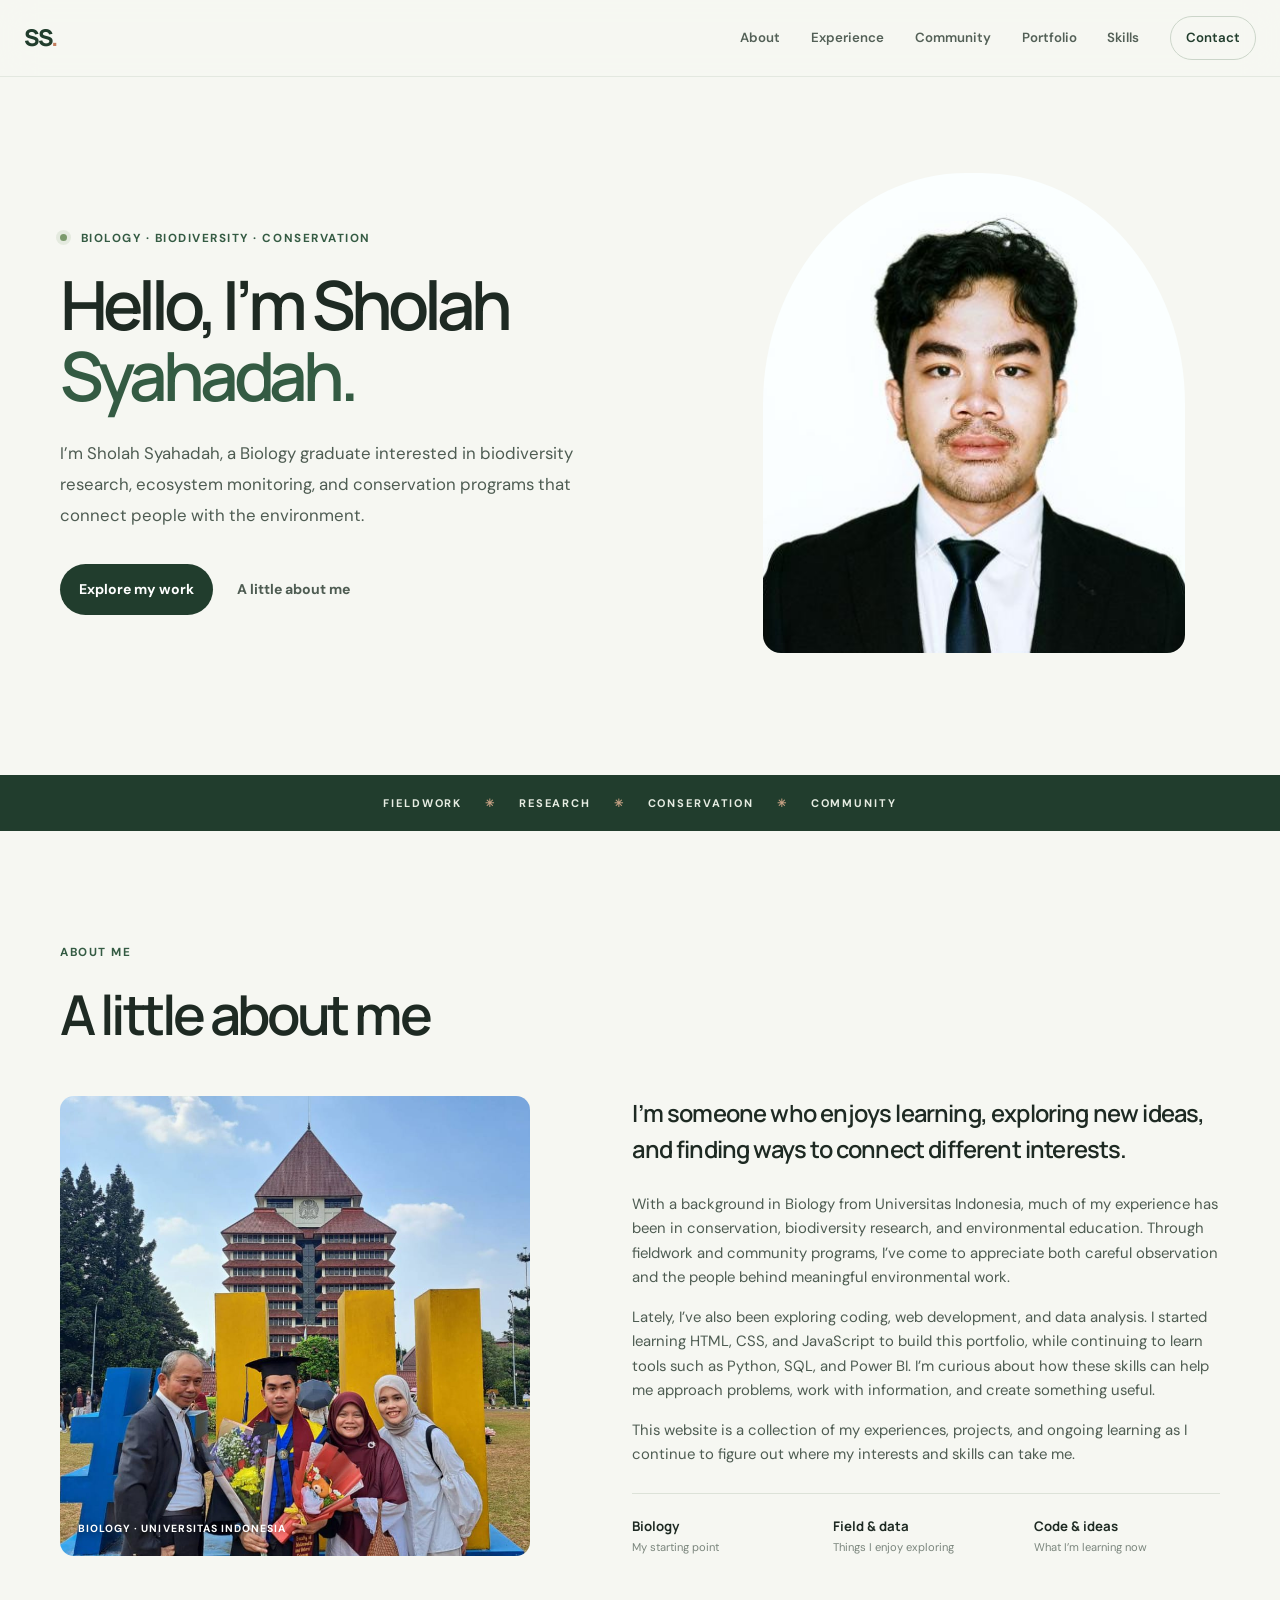
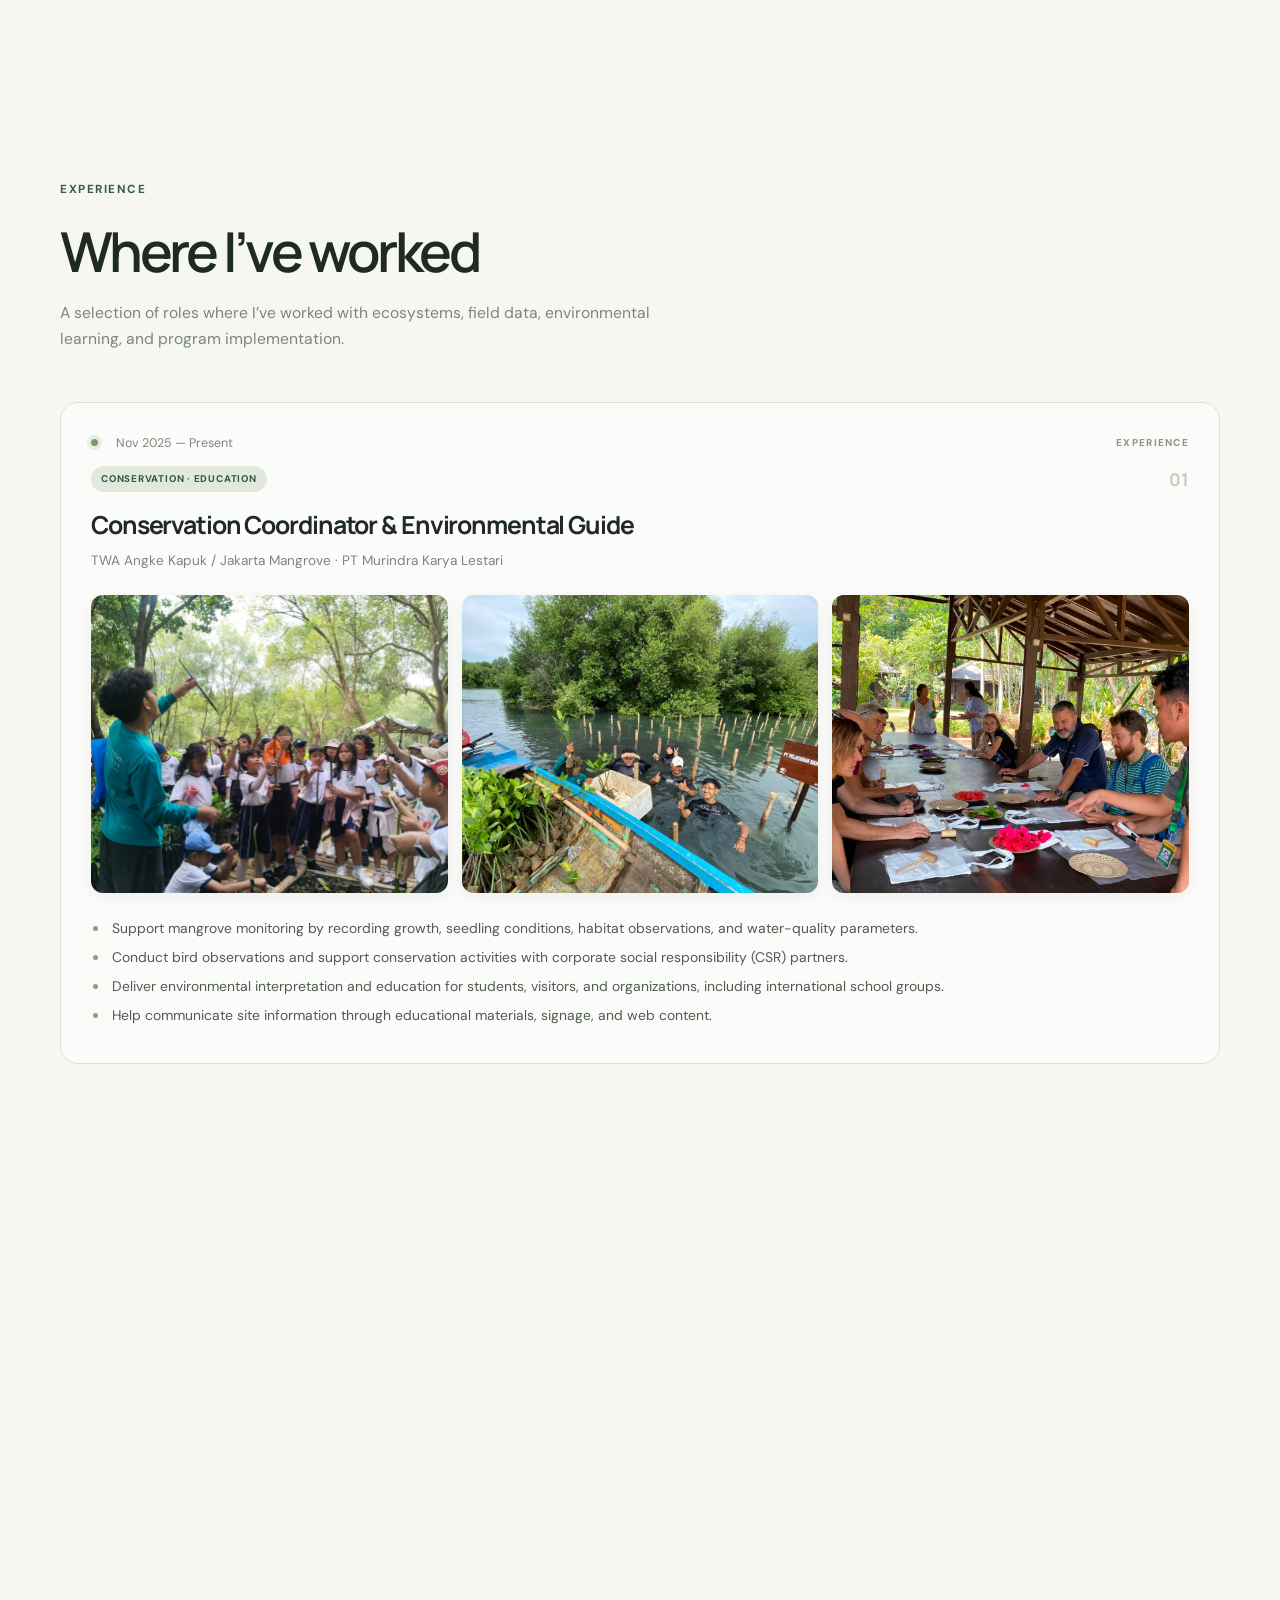
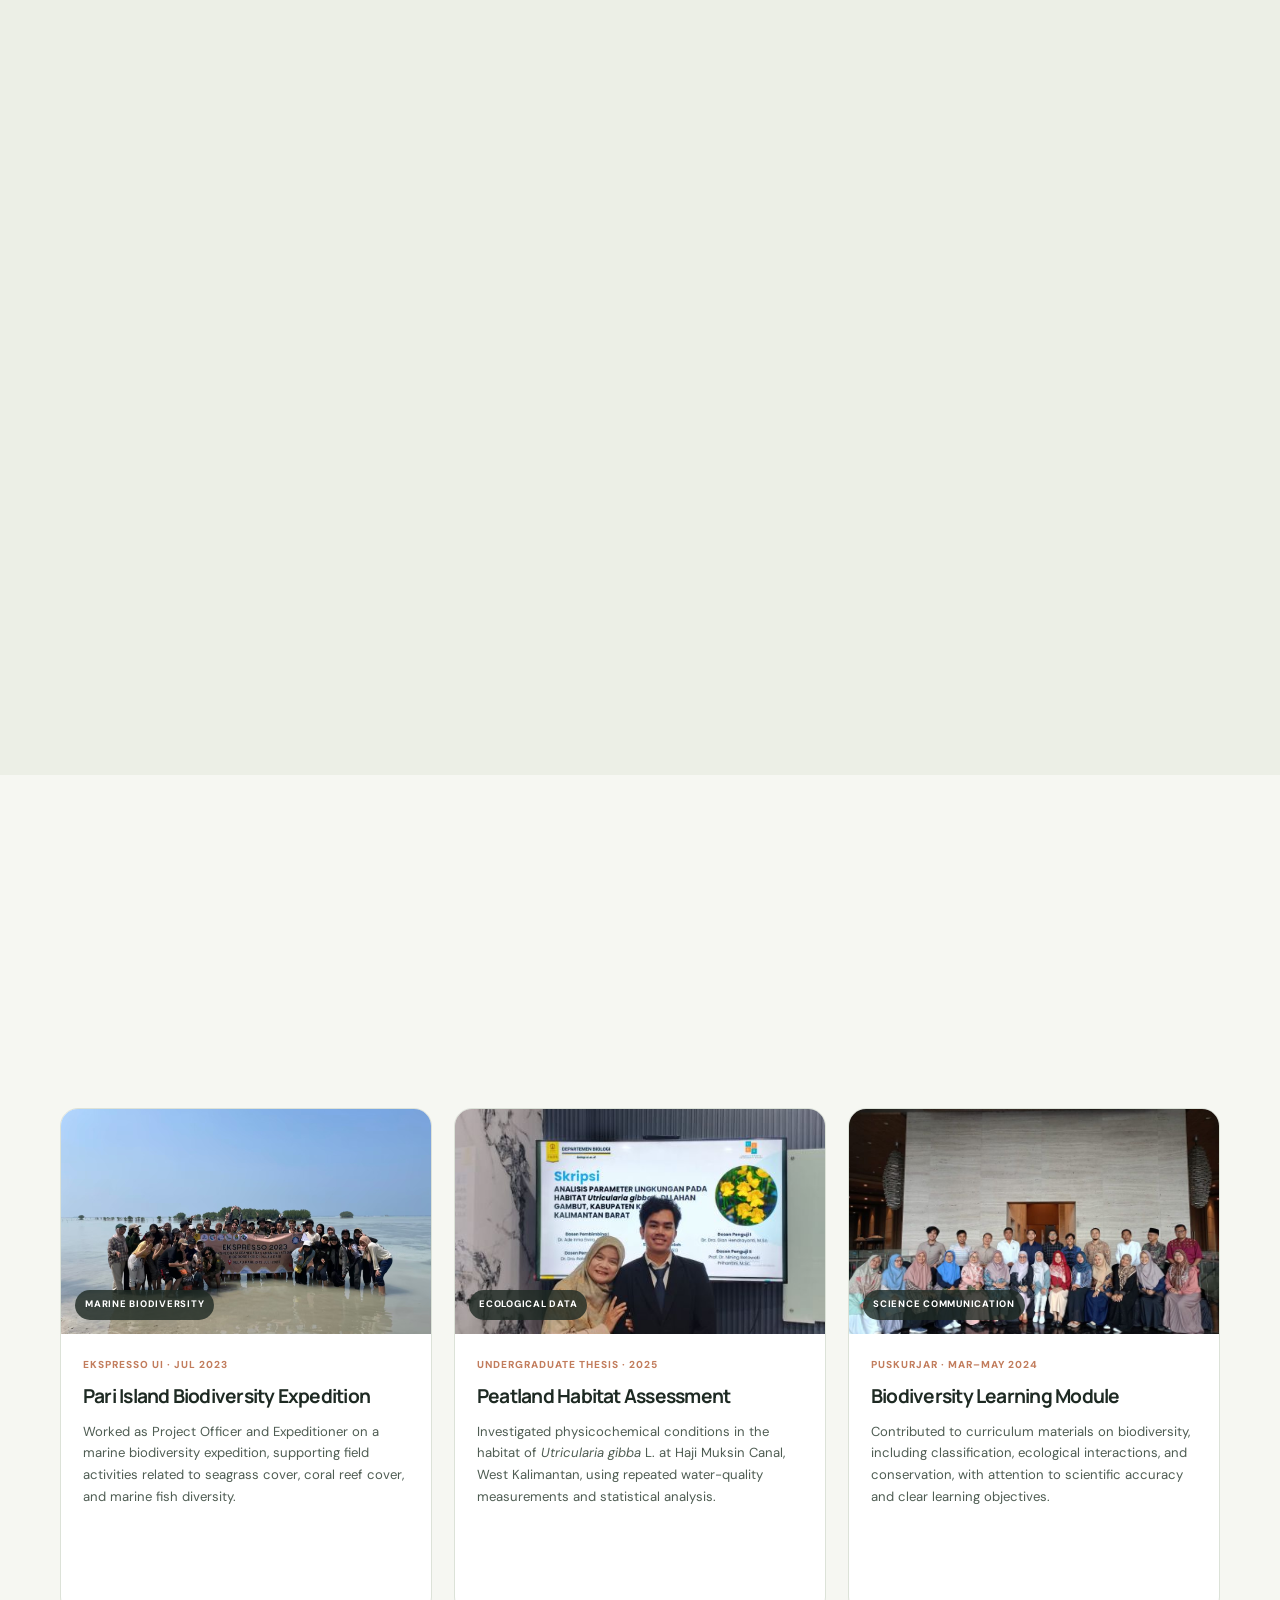
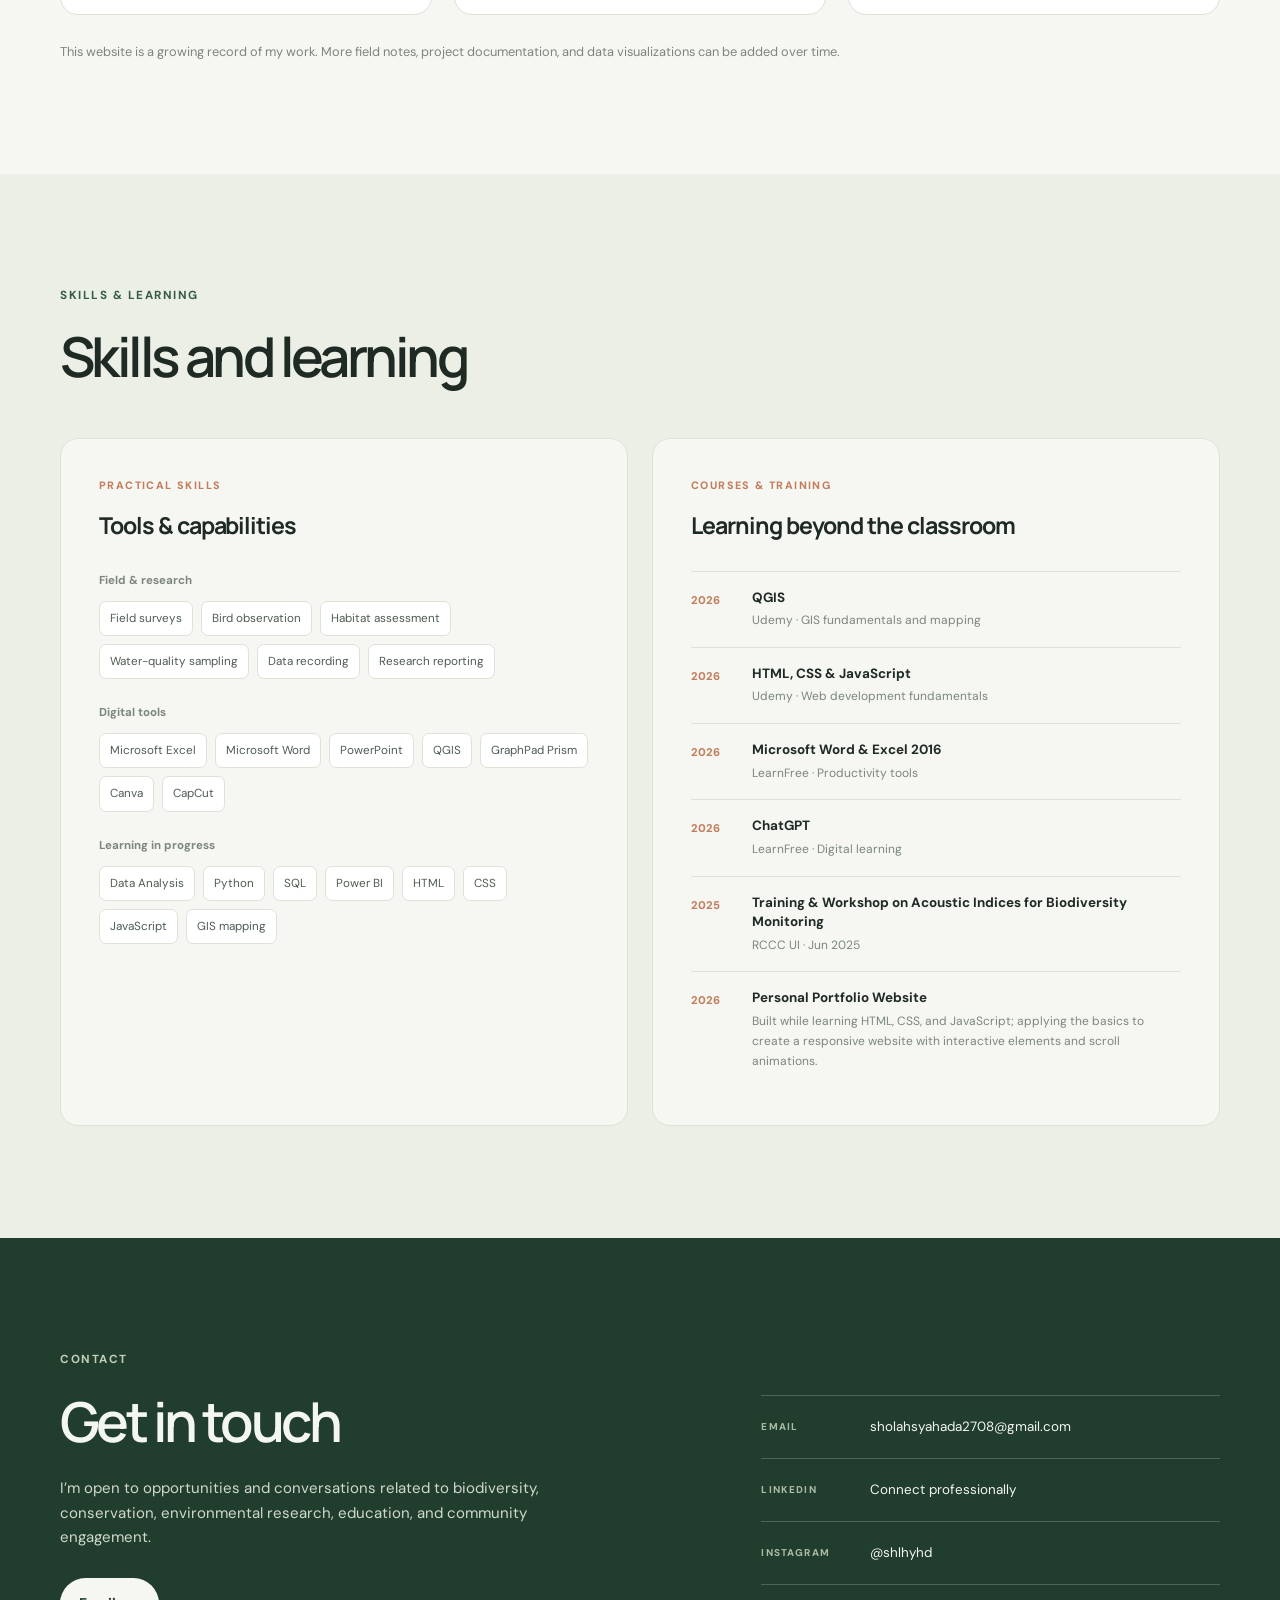
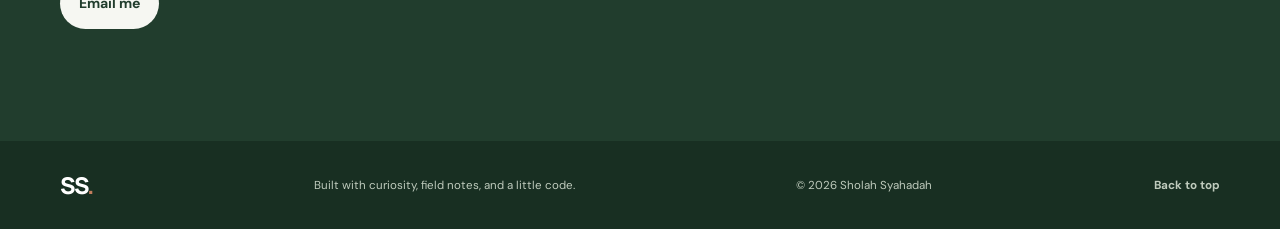
<file: index.html>
<!doctype html>
<html lang="en">
  <head>
    <meta charset="UTF-8" />
    <meta name="viewport" content="width=device-width, initial-scale=1.0" />
    <meta name="theme-color" content="#f6f7f2" />
    <meta
      name="description"
      content="Sholah Syahadah — Biology graduate working across biodiversity research, conservation, environmental education, and community engagement."
    />
    <title>Sholah Syahadah | Conservation & Biodiversity</title>
    <link rel="preconnect" href="https://fonts.googleapis.com" />
    <link rel="preconnect" href="https://fonts.gstatic.com" crossorigin />
    <link
      href="https://fonts.googleapis.com/css2?family=DM+Sans:wght@400;500;600;700&family=Manrope:wght@400;500;600;700;800&display=swap"
      rel="stylesheet"
    />
    <link rel="stylesheet" href="style.css" />
    <script src="script.js" defer></script>
  </head>
  <body>
    <a class="skip-link" href="#main">Skip to content</a>

    <header class="site-header" id="top">
      <div class="nav-wrap">
        <a class="brand" href="#top" aria-label="Sholah Syahadah home"
          >SS<span>.</span></a
        >
        <button
          class="menu-toggle"
          type="button"
          aria-label="Open navigation menu"
          aria-expanded="false"
          aria-controls="primary-nav"
        >
          <span></span><span></span>
        </button>
        <nav class="primary-nav" id="primary-nav" aria-label="Main navigation">
          <a href="#about">About</a>
          <a href="#experience">Experience</a>
          <a href="#community">Community</a>
          <a href="#portfolio">Portfolio</a>
          <a href="#learning">Skills</a>
          <a class="nav-contact" href="#contact">Contact</a>
        </nav>
      </div>
    </header>

    <main id="main">
      <section class="hero section-shell">
        <div class="hero-copy reveal">
          <p class="eyebrow">
            <span class="status-dot"></span> Biology · Biodiversity ·
            Conservation
          </p>
          <h1>Hello, I’m Sholah<br /><span>Syahadah.</span></h1>
          <p class="hero-intro">
            I’m Sholah Syahadah, a Biology graduate interested in biodiversity
            research, ecosystem monitoring, and conservation programs that
            connect people with the environment.
          </p>
          <div class="hero-actions">
            <a class="button button-dark" href="#portfolio">Explore my work</a>
            <a class="text-link" href="#about">A little about me</a>
          </div>
        </div>
        <div class="hero-visual reveal reveal-delay">
          <div class="portrait-frame">
            <img
              src="images/foto-diri-sendiri.jpeg"
              alt="Portrait of Sholah Syahadah"
              class="hero-photo"
            />
            <div class="image-placeholder">
              <span class="placeholder-icon">＋</span>
              <strong>Add your portrait</strong>
              <span>images/foto-diri-sendiri.jpeg</span>
            </div>
          </div>
        </div>
      </section>

      <section class="intro-strip">
        <div class="section-shell strip-inner">
          <p>
            FIELDWORK <span>✳</span> RESEARCH <span>✳</span> CONSERVATION
            <span>✳</span> COMMUNITY
          </p>
        </div>
      </section>

      <section class="section-shell section-pad about-section" id="about">
        <div class="section-heading reveal">
          <p class="eyebrow">About Me</p>
          <h2>A little about me</h2>
        </div>
        <div class="about-grid">
          <div class="about-image-wrap reveal">
            <img
              src="images/foto-wisuda.jpeg"
              alt="A photo from Sholah's academic journey"
              loading="lazy"
            />
            <div class="image-placeholder">
              <span class="placeholder-icon">＋</span>
              <strong>Add a graduation or campus photo</strong>
              <span>images/graduation.jpg</span>
            </div>
            <span class="image-index">BIOLOGY · UNIVERSITAS INDONESIA</span>
          </div>
          <div class="about-copy reveal reveal-delay">
            <p class="large-copy">
              I’m someone who enjoys learning, exploring new ideas, and finding
              ways to connect different interests.
            </p>
            <p>
              With a background in Biology from Universitas Indonesia, much of
              my experience has been in conservation, biodiversity research, and
              environmental education. Through fieldwork and community programs,
              I’ve come to appreciate both careful observation and the people
              behind meaningful environmental work.
            </p>
            <p>
              Lately, I’ve also been exploring coding, web development, and data
              analysis. I started learning HTML, CSS, and JavaScript to build
              this portfolio, while continuing to learn tools such as Python,
              SQL, and Power BI. I’m curious about how these skills can help me
              approach problems, work with information, and create something
              useful.
            </p>
            <p>
              This website is a collection of my experiences, projects, and
              ongoing learning as I continue to figure out where my interests
              and skills can take me.
            </p>
            <div class="about-facts">
              <div><strong>Biology</strong><span>My starting point</span></div>
              <div>
                <strong>Field & data</strong
                ><span>Things I enjoy exploring</span>
              </div>
              <div>
                <strong>Code & ideas</strong><span>What I’m learning now</span>
              </div>
            </div>
          </div>
        </div>
      </section>

      <section class="section-shell section-pad" id="experience">
        <div class="section-heading reveal">
          <p class="eyebrow">Experience</p>
          <h2>Where I’ve worked</h2>
          <p class="section-lead">
            A selection of roles where I’ve worked with ecosystems, field data,
            environmental learning, and program implementation.
          </p>
        </div>

        <div class="experience-list">
          <article class="experience-card hover-card reveal">
            <div class="experience-content">
              <div class="experience-meta">
                <div class="experience-date">
                  <span class="date-dot"></span><span>Nov 2025 — Present</span>
                </div>
                <span class="experience-meta-label">EXPERIENCE</span>
              </div>

              <div class="experience-topline">
                <span class="tag">CONSERVATION · EDUCATION</span
                ><span class="card-number">01</span>
              </div>
              <h3>Conservation Coordinator & Environmental Guide</h3>
              <p class="organization">
                TWA Angke Kapuk / Jakarta Mangrove · PT Murindra Karya Lestari
              </p>
              <div class="experience-gallery">
                <figure class="experience-photo image-frame">
                  <img
                    src="images/TWA-1.jpeg"
                    alt="Mangrove conservation activity at TWA Angke Kapuk"
                    loading="lazy"
                  />
                  <div class="image-placeholder">
                    <span class="placeholder-icon">＋</span
                    ><strong>Conservation activity</strong
                    ><span>Add your photo · twa-angke-kapuk.jpg</span>
                  </div>
                  <figcaption></figcaption>
                </figure>
                <figure class="experience-photo image-frame">
                  <img
                    src="images/TWA-2.jpeg"
                    alt="Mangrove monitoring at TWA Angke Kapuk"
                    loading="lazy"
                  />
                  <div class="image-placeholder">
                    <span class="placeholder-icon">＋</span
                    ><strong>Mangrove monitoring</strong
                    ><span>Add your photo · twa-mangrove-monitoring.jpg</span>
                  </div>
                  <figcaption></figcaption>
                </figure>
                <figure class="experience-photo image-frame">
                  <img
                    src="images/TWA-3.jpeg"
                    alt="Environmental education at TWA Angke Kapuk"
                    loading="lazy"
                  />
                  <div class="image-placeholder">
                    <span class="placeholder-icon">＋</span
                    ><strong>Environmental education</strong
                    ><span
                      >Add your photo · twa-environmental-education.jpg</span
                    >
                  </div>
                  <figcaption></figcaption>
                </figure>
              </div>
              <ul class="clean-list">
                <li>
                  Support mangrove monitoring by recording growth, seedling
                  conditions, habitat observations, and water-quality
                  parameters.
                </li>
                <li>
                  Conduct bird observations and support conservation activities
                  with corporate social responsibility (CSR) partners.
                </li>
                <li>
                  Deliver environmental interpretation and education for
                  students, visitors, and organizations, including international
                  school groups.
                </li>
                <li>
                  Help communicate site information through educational
                  materials, signage, and web content.
                </li>
              </ul>
            </div>
          </article>

          <article class="experience-card hover-card reveal">
            <div class="experience-content">
              <div class="experience-meta">
                <div class="experience-date">
                  <span class="date-dot"></span><span>Jul — Aug 2025</span>
                </div>
                <span class="experience-meta-label">EXPERIENCE</span>
              </div>

              <div class="experience-topline">
                <span class="tag">BIODIVERSITY RESEARCH</span
                ><span class="card-number">02</span>
              </div>
              <h3>Biodiversity Research Intern</h3>
              <p class="organization">
                PT Agincourt Resources / RCCC UI · South Tapanuli, North Sumatra
              </p>
              <div class="experience-gallery">
                <figure class="experience-photo image-frame">
                  <img
                    src="images/RCCC-UI-1.jpg"
                    alt="Hornbill biodiversity survey near PT Agincourt Resources"
                    loading="lazy"
                  />
                  <div class="image-placeholder">
                    <span class="placeholder-icon">＋</span
                    ><strong>Forest survey</strong
                    ><span>Add your photo · agincourt-hornbill-survey.jpg</span>
                  </div>
                  <figcaption></figcaption>
                </figure>
                <figure class="experience-photo image-frame">
                  <img
                    src="images/RCCC UI-3.jpeg"
                    alt="Forest fieldwork during hornbill survey"
                    loading="lazy"
                  />
                  <div class="image-placeholder">
                    <span class="placeholder-icon">＋</span
                    ><strong>Field observations</strong
                  </div>
                  <figcaption></figcaption>
                </figure>
                <figure class="experience-photo image-frame">
                  <img
                    src="images/RCCC-UI-2.jpg"
                    alt="Hornbill observation during biodiversity research"
                    loading="lazy"
                  />
                  <div class="image-placeholder">
                    <span class="placeholder-icon">＋</span
                    ><strong>Hornbill research</strong
                    ><span
                      >Add your photo · agincourt-hornbill-observation.jpg</span
                    >
                  </div>
                  <figcaption></figcaption>
                </figure>
              </div>
              <ul class="clean-list">
                <li>
                  Conducted hornbill diversity surveys in conserved forest areas
                  near PT Agincourt Resources’ gold mining operations using the
                  point-count method across five survey routes.
                </li>
                <li>
                  Recorded hornbill observations and survey data, including
                  encounter details and potential nesting trees.
                </li>
                <li>
                  Documented habitat features and potential nesting sites to
                  support the study of hornbill ecology in the survey area.
                </li>
                <li>
                  Organized field records and contributed to research
                  documentation and reporting.
                </li>
              </ul>
              <p class="caution-note">
                Research experience in forest biodiversity surveys near a mining
                area; not a direct assessment of mining impacts.
              </p>
            </div>
          </article>

          <article class="experience-card hover-card reveal">
            <div class="experience-content">
              <div class="experience-meta">
                <div class="experience-date">
                  <span class="date-dot"></span><span>Feb 2024 — Jun 2025</span>
                </div>
                <span class="experience-meta-label">EXPERIENCE</span>
              </div>

              <div class="experience-topline">
                <span class="tag">LABORATORY · DATA</span
                ><span class="card-number">03</span>
              </div>
              <h3>Laboratory Assistant</h3>
              <p class="organization">
                Department of Biology, Universitas Indonesia
              </p>
              <div class="experience-gallery">
                <figure class="experience-photo image-frame">
                  <img
                    src="images/Aslab-1.jpeg"
                    alt="Biology laboratory activities at Universitas Indonesia"
                    loading="lazy"
                  />
                  <div class="image-placeholder">
                    <span class="placeholder-icon">＋</span
                    ><strong>Laboratory practical</strong
                    ><span>Add your photo · ui-laboratory-assistant.jpg</span>
                  </div>
                  <figcaption></figcaption>
                </figure>
                <figure class="experience-photo image-frame">
                  <img
                    src="images/Aslab-2.jpeg"
                    alt="Laboratory practical at Universitas Indonesia"
                    loading="lazy"
                  />
                  <div class="image-placeholder">
                    <span class="placeholder-icon">＋</span
                    ><strong>Student guidance</strong
                    ><span>Add your photo · ui-lab-practical.jpg</span>
                  </div>
                  <figcaption></figcaption>
                </figure>
                <figure class="experience-photo image-frame">
                  <img
                    src="images/Aslab-3.jpeg"
                    alt="Laboratory preparation at Universitas Indonesia"
                    loading="lazy"
                  />
                  <div class="image-placeholder">
                    <span class="placeholder-icon">＋</span
                    ><strong>Lab preparation</strong
                    ><span>Add your photo · ui-lab-preparation.jpg</span>
                  </div>
                  <figcaption></figcaption>
                </figure>
              </div>
              <ul class="clean-list">
                <li>
                  Supported practical sessions in Animal Structure, Animal
                  Diversity, Animal Physiology, and Ecology.
                </li>
                <li>
                  Assisted with laboratory preparation, student guidance, sample
                  handling, and water and blood sampling activities.
                </li>
                <li>
                  Coordinated assistant schedules, task allocation, preparation,
                  and documentation with instructors and fellow assistants.
                </li>
              </ul>
            </div>
          </article>
        </div>
      </section>

      <section class="community-section" id="community">
        <div class="section-shell section-pad">
          <div class="section-heading reveal">
            <p class="eyebrow">Community & Volunteering</p>
            <h2>Community and environmental programs</h2>
            <p class="section-lead">
              I’ve supported learning and community programs that bring
              environmental topics closer to students and local communities.
            </p>
          </div>

          <div class="program-grid">
            <article class="program-card hover-card reveal">
              <div class="program-image">
                <img
                  src="images/Kegiatan-djarum-1.JPG"
                  alt="Student experiential learning program at a mangrove site"
                  loading="lazy"
                />
                <div class="image-placeholder">
                  <span class="placeholder-icon">＋</span
                  ><strong>Add program photo</strong
                  ><span>images/djarum-program.jpg</span>
                </div>
                <span class="program-year">2026</span>
              </div>
              <div class="program-body">
                <p class="card-kicker">PROGRAM COORDINATION</p>
                <h3>Djarum Foundation Experiential Learning Program</h3>
                <p class="program-role">Program Coordinator · Jun–Jul 2026</p>
                <p>
                  Coordinated a two-day mangrove learning program for high
                  school students, including biodiversity and waste observation
                  teams, planting activities, and nature-based learning
                  sessions.
                </p>
              </div>
            </article>

            <article class="program-card hover-card reveal">
              <div class="program-image">
                <img
                  src="images/Eksplora.jpeg"
                  alt="Environmental education activity with students"
                  loading="lazy"
                />
                <div class="image-placeholder">
                  <span class="placeholder-icon">＋</span
                  ><strong>Add program photo</strong
                  ><span>images/explora-eco-edu.jpg</span>
                </div>
                <span class="program-year">2024</span>
              </div>
              <div class="program-body">
                <p class="card-kicker">ENVIRONMENTAL EDUCATION</p>
                <h3>Eksplora Eco Edu Trip</h3>
                <p class="program-role">Education Mentor · Aug 2024</p>
                <p>
                  Guided high school students through experiential learning
                  about mangrove, seagrass, and coral reef ecosystems on Pramuka
                  Island.
                </p>
              </div>
            </article>

            <article class="program-card hover-card reveal">
              <div class="program-image">
                <img
                  src="images/Sea-turtle-ecotourism.jpg"
                  alt="Coastal conservation and sea turtle ecotourism program"
                  loading="lazy"
                />
                <div class="image-placeholder">
                  <span class="placeholder-icon">＋</span
                  ><strong>Add program photo</strong
                  ><span>images/sea-turtle-program.jpg</span>
                </div>
                <span class="program-year">2024</span>
              </div>
              <div class="program-body">
                <p class="card-kicker">CONSERVATION · ECOTOURISM</p>
                <h3>Sea Turtle Ecotourism</h3>
                <p class="program-role">Student Team Leader · Aug 2024</p>
                <p>
                  Led a student team supporting community-based sea turtle
                  conservation, coastal habitat restoration, and sustainable
                  ecotourism at Mapak Indah Beach, West Nusa Tenggara.
                </p>
              </div>
            </article>

            <article class="program-card hover-card reveal">
              <div class="program-image">
                <img
                  src="images/Moringa-Center.jpg"
                  alt="Community empowerment program in Pandeglang"
                  loading="lazy"
                />
                <div class="image-placeholder">
                  <span class="placeholder-icon">＋</span
                  ><strong>Add program photo</strong
                  ><span>images/moringa-center.jpg</span>
                </div>
                <span class="program-year">2024</span>
              </div>
              <div class="program-body">
                <p class="card-kicker">COMMUNITY EMPOWERMENT</p>
                <h3>Moringa Center</h3>
                <p class="program-role">Student Team Leader · Jul 2024</p>
                <p>
                  Coordinated a community empowerment project in Sukarame
                  Village, Pandeglang, focused on moringa utilization and
                  community education related to stunting prevention.
                </p>
              </div>
            </article>
          </div>
        </div>
      </section>

      <section
        class="section-shell section-pad portfolio-section"
        id="portfolio"
      >
        <div class="section-heading reveal">
          <p class="eyebrow">Projects</p>
          <h2>Selected projects and research</h2>
          <p class="section-lead">
            A closer look at field projects, biodiversity work, and science
            communication that have shaped my interests.
          </p>
        </div>

        <div class="project-grid">
          <article class="project-card hover-card reveal">
            <div class="project-image">
              <img
                src="images/Ekspresso.jpeg"
                alt="Marine biodiversity expedition at Pari Island"
                loading="lazy"
              />
              <div class="image-placeholder">
                <span class="placeholder-icon">＋</span
                ><strong>Add expedition photo</strong
                ><span>images/ekspresso-expedition.jpg</span>
              </div>
              <span class="project-type">MARINE BIODIVERSITY</span>
            </div>
            <div class="project-body">
              <p class="project-meta">EKSPRESSO UI · JUL 2023</p>
              <h3>Pari Island Biodiversity Expedition</h3>
              <p>
                Worked as Project Officer and Expeditioner on a marine
                biodiversity expedition, supporting field activities related to
                seagrass cover, coral reef cover, and marine fish diversity.
              </p>
            </div>
          </article>

          <article class="project-card hover-card reveal">
            <div class="project-image">
              <img
                src="images/Wisuda.jpg"
                alt="Sholah at the undergraduate thesis defense, with the research title displayed on screen"
                loading="lazy"
              />
              <div class="image-placeholder">
                <span class="placeholder-icon">＋</span
                ><strong>Add thesis defense photo</strong
                ><span>images/thesis-defense.jpg</span>
              </div>
              <span class="project-type">ECOLOGICAL DATA</span>
            </div>
            <div class="project-body">
              <p class="project-meta">UNDERGRADUATE THESIS · 2025</p>
              <h3>Peatland Habitat Assessment</h3>
              <p>
                Investigated physicochemical conditions in the habitat of
                <em>Utricularia gibba</em> L. at Haji Muksin Canal, West
                Kalimantan, using repeated water-quality measurements and
                statistical analysis.
              </p>
            </div>
          </article>

          <article class="project-card hover-card reveal">
            <div class="project-image">
              <img
                src="images/Puskurjar.jpg"
                alt="Biodiversity learning materials and curriculum development"
                loading="lazy"
              />
              <div class="image-placeholder">
                <span class="placeholder-icon">＋</span
                ><strong>Add learning material photo</strong
                ><span>images/curriculum-module.jpg</span>
              </div>
              <span class="project-type">SCIENCE COMMUNICATION</span>
            </div>
            <div class="project-body">
              <p class="project-meta">PUSKURJAR · MAR–MAY 2024</p>
              <h3>Biodiversity Learning Module</h3>
              <p>
                Contributed to curriculum materials on biodiversity, including
                classification, ecological interactions, and conservation, with
                attention to scientific accuracy and clear learning objectives.
              </p>
            </div>
          </article>
        </div>
        <p class="portfolio-note reveal">
          This website is a growing record of my work. More field notes, project
          documentation, and data visualizations can be added over time.
        </p>
      </section>

      <section class="learning-section" id="learning">
        <div class="section-shell section-pad">
          <div class="section-heading reveal">
            <p class="eyebrow">Skills & Learning</p>
            <h2>Skills and learning</h2>
          </div>
          <div class="learning-grid">
            <div class="skills-panel hover-card reveal">
              <p class="card-kicker">PRACTICAL SKILLS</p>
              <h3>Tools &amp; capabilities</h3>
              <div class="skill-group">
                <span class="skill-label">Field & research</span>
                <div class="skill-tags">
                  <span>Field surveys</span><span>Bird observation</span
                  ><span>Habitat assessment</span
                  ><span>Water-quality sampling</span><span>Data recording</span
                  ><span>Research reporting</span>
                </div>
              </div>
              <div class="skill-group">
                <span class="skill-label">Digital tools</span>
                <div class="skill-tags">
                  <span>Microsoft Excel</span><span>Microsoft Word</span
                  ><span>PowerPoint</span><span>QGIS</span
                  ><span>GraphPad Prism</span><span>Canva</span
                  ><span>CapCut</span>
                </div>
              </div>
              <div class="skill-group">
                <span class="skill-label">Learning in progress</span>
                <div class="skill-tags">
                  <span>Data Analysis</span><span>Python</span><span>SQL</span
                  ><span>Power BI</span><span>HTML</span><span>CSS</span
                  ><span>JavaScript</span><span>GIS mapping</span>
                </div>
              </div>
            </div>
            <div class="courses-panel hover-card reveal reveal-delay">
              <p class="card-kicker">COURSES & TRAINING</p>
              <h3>Learning beyond the classroom</h3>
              <div class="course-item">
                <span class="course-year">2026</span>
                <div>
                  <strong>QGIS</strong
                  ><span>Udemy · GIS fundamentals and mapping</span>
                </div>
              </div>
              <div class="course-item">
                <span class="course-year">2026</span>
                <div>
                  <strong>HTML, CSS & JavaScript</strong
                  ><span>Udemy · Web development fundamentals</span>
                </div>
              </div>
              <div class="course-item">
                <span class="course-year">2026</span>
                <div>
                  <strong>Microsoft Word & Excel 2016</strong
                  ><span>LearnFree · Productivity tools</span>
                </div>
              </div>
              <div class="course-item">
                <span class="course-year">2026</span>
                <div>
                  <strong>ChatGPT</strong
                  ><span>LearnFree · Digital learning</span>
                </div>
              </div>
              <div class="course-item">
                <span class="course-year">2025</span>
                <div>
                  <strong
                    >Training & Workshop on Acoustic Indices for Biodiversity
                    Monitoring</strong
                  ><span>RCCC UI · Jun 2025</span>
                </div>
              </div>
              <div class="course-item">
                <span class="course-year">2026</span>
                <div>
                  <strong>Personal Portfolio Website</strong
                  ><span
                    >Built while learning HTML, CSS, and JavaScript; applying
                    the basics to create a responsive website with interactive
                    elements and scroll animations.</span
                  >
                </div>
              </div>
            </div>
          </div>
        </div>
      </section>

      <section class="contact-section" id="contact">
        <div class="section-shell section-pad contact-grid">
          <div class="contact-copy reveal">
            <p class="eyebrow">Contact</p>
            <h2>Get in touch</h2>
            <p>
              I’m open to opportunities and conversations related to
              biodiversity, conservation, environmental research, education, and
              community engagement.
            </p>
            <a
              class="button button-light"
              href="mailto:sholahsyahada2708@gmail.com"
              >Email me</a
            >
          </div>
          <div class="contact-links reveal reveal-delay">
            <a href="mailto:sholahsyahada2708@gmail.com"
              ><span class="contact-label">EMAIL</span
              ><span>sholahsyahada2708@gmail.com</span></a
            >
            <a
              href="https://www.linkedin.com/in/sholah-syahadah/"
              target="_blank"
              rel="noopener noreferrer"
              ><span class="contact-label">LINKEDIN</span
              ><span>Connect professionally</span></a
            >
            <a
              href="https://www.instagram.com/shlhyhd/"
              target="_blank"
              rel="noopener noreferrer"
              ><span class="contact-label">INSTAGRAM</span
              ><span>@shlhyhd</span></a
            >
          </div>
        </div>
      </section>
    </main>

    <footer class="site-footer">
      <div class="section-shell footer-inner">
        <a class="brand footer-brand" href="#top">SS<span>.</span></a>
        <p>Built with curiosity, field notes, and a little code.</p>
        <p>© <span id="year"></span> Sholah Syahadah</p>
        <a class="back-top" href="#top">Back to top</a>
      </div>
    </footer>
  </body>
</html>
</file>
<file: style.css>
/* -------------------------------------------------------
   SHOLAH SYAHADAH — portfolio styles
   Palette: warm off-white, forest green, muted clay
-------------------------------------------------------- */
:root {
  --paper: #f6f7f2;
  --paper-deep: #ecefe6;
  --white: #ffffff;
  --ink: #1e2a23;
  --ink-soft: #4e5c52;
  --muted: #7b867d;
  --line: #dce2d8;
  --green: #345b43;
  --green-dark: #213d2d;
  --green-pale: #e1e9dd;
  --clay: #c27d5d;
  --radius: 18px;
  --shadow: 0 14px 40px rgba(31, 54, 39, .08);
  --font-body: "DM Sans", sans-serif;
  --font-display: "Manrope", sans-serif;
}
* { box-sizing: border-box; }
html { scroll-behavior: smooth; scroll-padding-top: 90px; }
body { margin: 0; background: var(--paper); color: var(--ink); font-family: var(--font-body); line-height: 1.65; -webkit-font-smoothing: antialiased; }
img { display: block; width: 100%; height: 100%; object-fit: cover; }
a { color: inherit; text-decoration: none; }
button, a { -webkit-tap-highlight-color: transparent; }
button { font: inherit; }
::selection { background: #cdddc8; color: var(--ink); }
.section-shell { width: min(1160px, calc(100% - 64px)); margin-inline: auto; }
.section-pad { padding-block: 112px; }
.skip-link { position: absolute; left: 16px; top: -60px; z-index: 999; background: var(--green-dark); color: white; padding: 10px 14px; border-radius: 8px; }
.skip-link:focus { top: 12px; }
.site-header { position: sticky; top: 0; z-index: 100; background: rgba(246,247,242,.88); backdrop-filter: blur(16px); border-bottom: 1px solid rgba(220,226,216,.72); }
.nav-wrap { width: min(1240px, calc(100% - 48px)); min-height: 76px; margin: auto; display: flex; align-items: center; justify-content: space-between; gap: 28px; }
.brand { font: 800 1.45rem/1 var(--font-display); letter-spacing: -.08em; color: var(--green-dark); }
.brand span { color: var(--clay); }
.primary-nav { display: flex; align-items: center; gap: clamp(16px, 2.4vw, 32px); }
.primary-nav a { color: #536057; font-size: .83rem; font-weight: 600; transition: color .2s ease; }
.primary-nav a:hover, .primary-nav a:focus-visible { color: var(--clay); }
.primary-nav .nav-contact { color: var(--green-dark); padding: 10px 15px; border: 1px solid #cbd5c9; border-radius: 999px; }
.nav-contact span { margin-left: 7px; }
.menu-toggle { display: none; border: 1px solid var(--line); background: transparent; border-radius: 10px; width: 44px; height: 42px; padding: 11px; cursor: pointer; }
.menu-toggle span { display: block; width: 100%; height: 2px; background: var(--ink); margin: 5px 0; transition: transform .25s ease; }

.hero { min-height: 690px; padding-block: 78px 86px; display: grid; grid-template-columns: 1.05fr .85fr; align-items: center; gap: clamp(44px, 8vw, 110px); position: relative; }
.eyebrow { color: var(--green); font-size: .73rem; font-weight: 700; letter-spacing: .13em; text-transform: uppercase; margin: 0 0 20px; }
.status-dot, .date-dot { display: inline-block; width: 7px; height: 7px; border-radius: 50%; background: #7b9a6c; margin-right: 9px; vertical-align: 1px; box-shadow: 0 0 0 4px rgba(123,154,108,.14); }
h1, h2, h3, h4, p { margin-top: 0; }
h1, h2, h3 { font-family: var(--font-display); }
h1 { font-size: clamp(2.8rem, 5.3vw, 5.15rem); letter-spacing: -.075em; line-height: 1.06; font-weight: 600; margin-bottom: 26px; }
h1 span, h2 span { color: var(--green); }
.hero-intro { color: var(--ink-soft); max-width: 570px; font-size: 1.05rem; line-height: 1.85; }
.hero-actions { display: flex; align-items: center; gap: 24px; flex-wrap: wrap; margin-top: 32px; }
.button { display: inline-flex; align-items: center; justify-content: center; gap: 18px; padding: 14px 19px; border-radius: 999px; font-weight: 700; font-size: .88rem; transition: transform .22s ease, box-shadow .22s ease, background .22s ease; }
.button:hover { transform: translateY(-3px); box-shadow: 0 10px 22px rgba(30,42,35,.13); }
.button-dark { background: var(--green-dark); color: white; }
.button-dark:hover { background: var(--green); }
.button-light { background: var(--paper); color: var(--green-dark); }
.text-link { font-size: .88rem; font-weight: 700; color: var(--ink-soft); }
.text-link span { margin-left: 5px; transition: margin .2s ease; }
.text-link:hover span { margin-left: 10px; }
.note-line { flex: 0 0 28px; height: 1px; background: var(--clay); margin-top: 12px; }
.hero-visual { position: relative; width: min(100%, 440px); justify-self: center; padding: 18px 18px 36px 0; }
.portrait-frame { position: relative; height: 480px; background: var(--paper-deep); border-radius: 48% 48% 18px 18px; overflow: hidden; z-index: 1; }
.hero-photo { object-position: center; }
.caption-kicker, .mini-label { color: var(--clay); font-size: .63rem; letter-spacing: .13em; font-weight: 800; }
.floating-caption > span:nth-child(2) { font-weight: 700; font-size: .86rem; line-height: 1.4; }
.caption-location { color: var(--muted); font-size: .75rem; }
@keyframes scrollDot { 0% { opacity: 0; transform: translateY(0); } 30% { opacity: 1; } 100% { opacity: 0; transform: translateY(10px); } }

.intro-strip { background: var(--green-dark); color: #e6ece2; }
.strip-inner { padding-block: 19px; text-align: center; }
.strip-inner p { margin: 0; font-size: .69rem; letter-spacing: .17em; font-weight: 700; }
.strip-inner span { color: #c5a083; padding-inline: 18px; }

.section-heading { margin-bottom: 50px; }
.section-heading h2, .contact-copy h2 { font-size: clamp(2.1rem, 4.3vw, 3.8rem); line-height: 1.13; letter-spacing: -.065em; font-weight: 600; margin-bottom: 18px; }
.section-lead { max-width: 620px; color: var(--muted); font-size: .98rem; margin-bottom: 0; }
.about-grid { display: grid; grid-template-columns: .8fr 1fr; align-items: center; gap: clamp(50px, 8vw, 110px); }
.about-image-wrap { height: 460px; position: relative; background: var(--paper-deep); border-radius: 14px; overflow: hidden; }
.about-image-wrap img { object-position: center; }
.image-index { position: absolute; left: 18px; bottom: 18px; color: white; font-size: .65rem; letter-spacing: .1em; font-weight: 700; text-shadow: 0 1px 7px rgba(0,0,0,.5); z-index: 3; }
.about-copy p { color: var(--ink-soft); font-size: .93rem; }
.about-copy .large-copy { font: 600 1.48rem/1.55 var(--font-display); color: var(--ink); letter-spacing: -.035em; }
.about-facts { display: grid; grid-template-columns: repeat(3, 1fr); gap: 15px; padding-top: 23px; margin-top: 26px; border-top: 1px solid var(--line); }
.about-facts div { display: flex; flex-direction: column; gap: 3px; }
.about-facts strong { font: 700 .83rem var(--font-display); }
.about-facts span { font-size: .7rem; color: var(--muted); }

.journey-section, .community-section, .learning-section { background: var(--paper-deep); }
.journey-card { display: grid; grid-template-columns: 140px 1fr 60px; gap: 28px; background: var(--paper); border: 1px solid #e0e5dc; border-radius: var(--radius); padding: clamp(26px, 4vw, 48px); align-items: start; }
.journey-date { color: var(--green); font-size: .83rem; font-weight: 700; padding-top: 5px; }
.card-kicker { color: var(--clay); font-size: .67rem; letter-spacing: .13em; font-weight: 800; margin-bottom: 12px; }
.journey-main h3 { font-size: 1.65rem; letter-spacing: -.04em; margin-bottom: 7px; }
.journey-subtitle { color: var(--muted); font-size: .85rem; }
.thesis-box { border-left: 2px solid #cbd8c5; padding-left: 20px; margin-top: 27px; }
.thesis-box h4 { font: 600 1.03rem/1.55 var(--font-display); margin: 9px 0 12px; max-width: 750px; }
.clean-list { padding-left: 18px; margin: 13px 0 0; color: var(--ink-soft); font-size: .87rem; }
.clean-list li { padding-left: 3px; margin: 6px 0; }
.clean-list li::marker { color: #8aa07f; }
.journey-mark { font: 700 2.5rem/1 var(--font-display); letter-spacing: -.08em; color: #dce4d8; text-align: right; }
.journey-footnote { margin-top: 20px; color: var(--muted); font-size: .8rem; }
.journey-footnote span { color: var(--clay); margin-right: 7px; }

/* Experience: full-width cards with balanced photo triptychs and no empty date column. */
.experience-list { display: grid; gap: 24px; }
.experience-card { display: block; padding: 30px; border: 1px solid var(--line); border-radius: 18px; background: rgba(255,255,255,.48); transition: background .25s ease, border-color .25s ease, transform .25s ease, box-shadow .25s ease; }
.experience-card:hover { background: rgba(255,255,255,.86); border-color: #d7dfd2; }
.experience-content { min-width: 0; }
.experience-meta { display: flex; align-items: center; justify-content: space-between; gap: 16px; margin-bottom: 13px; }
.experience-date { display: flex; align-items: center; gap: 9px; color: var(--muted); font-size: .78rem; padding: 0; }
.experience-date .date-dot { flex: 0 0 7px; }
.experience-meta-label { color: #899686; font-size: .62rem; font-weight: 800; letter-spacing: .13em; }
.experience-topline { display: flex; align-items: center; justify-content: space-between; gap: 16px; }
.tag { display: inline-block; border-radius: 999px; background: var(--green-pale); color: var(--green); padding: 5px 10px; font-size: .61rem; font-weight: 800; letter-spacing: .08em; }
.card-number { color: #c4cdc1; font: 700 1.1rem var(--font-display); }
.experience-content h3 { font-size: 1.55rem; letter-spacing: -.045em; margin: 13px 0 4px; }
.experience-gallery { display: grid; grid-template-columns: repeat(3, minmax(0, 1fr)); gap: 14px; margin: 22px 0 24px; }
.experience-photo { position: relative; min-width: 0; overflow: hidden; margin: 0; border-radius: 12px; background: #e7ece3; box-shadow: 0 4px 15px rgba(31,54,39,.06); }
.experience-photo img { display: block; width: 100%; aspect-ratio: 5 / 3.7; height: auto; object-fit: cover; object-position: center; }
.experience-photo figcaption { min-height: 35px; display: flex; align-items: center; padding: 8px 10px; color: var(--muted); background: #f7f8f4; font-size: .69rem; line-height: 1.4; }
.experience-photo .image-placeholder { top: 0; bottom: 35px; gap: 6px; padding: 12px; }
.experience-photo .image-placeholder .placeholder-icon { width: 30px; height: 30px; font-size: 1rem; }
.experience-photo .image-placeholder strong { font-size: .78rem; }
.experience-photo .image-placeholder span:last-child { font-size: .62rem; overflow-wrap: anywhere; }
.organization { color: var(--muted); font-size: .85rem; margin-bottom: 12px; }
.caution-note { color: var(--muted); font-size: .75rem; font-style: italic; margin: 12px 0 0; }

.photo-band { height: 430px; position: relative; overflow: hidden; background: #6d806b; }
.photo-band-image { position: absolute; inset: 0; }
.photo-band-image img { object-position: center 52%; }
.photo-band-image::after { content: ""; position: absolute; inset: 0; background: linear-gradient(90deg, rgba(22,43,30,.78), rgba(22,43,30,.24)); }
.photo-band-overlay { position: relative; z-index: 3; color: white; width: min(1160px, calc(100% - 64px)); margin: auto; padding-top: 120px; }
.photo-band-overlay .eyebrow { color: #e1d1b8; }
.photo-band-quote { max-width: 600px; font: 600 clamp(2rem, 4vw, 3.4rem)/1.15 var(--font-display); letter-spacing: -.055em; margin-bottom: 18px; }
.photo-band-overlay > span { font-size: .8rem; color: rgba(255,255,255,.8); }

.program-grid { display: grid; grid-template-columns: repeat(2, minmax(0, 1fr)); gap: 24px; }
.program-card { background: var(--paper); border: 1px solid #dfe5dc; border-radius: var(--radius); overflow: hidden; transition: transform .28s ease, box-shadow .28s ease, border-color .28s ease; }
.program-image { height: 245px; position: relative; background: #dce4d8; overflow: hidden; }
.program-image img, .project-image img { transition: transform .55s cubic-bezier(.2,.7,.2,1); }
.program-card:hover .program-image img, .project-card:hover .project-image img { transform: scale(1.045); }
.program-year { position: absolute; right: 15px; top: 15px; padding: 6px 11px; border-radius: 999px; background: rgba(246,247,242,.93); font-size: .72rem; font-weight: 700; z-index: 3; }
.program-body { padding: 25px 27px 29px; }
.program-body h3 { font-size: 1.32rem; line-height: 1.35; letter-spacing: -.04em; margin-bottom: 8px; }
.program-role { color: var(--green); font-size: .78rem; font-weight: 700; margin-bottom: 12px; }
.program-body > p:last-child { color: var(--ink-soft); font-size: .86rem; margin-bottom: 0; }

.project-grid { display: grid; grid-template-columns: repeat(3, minmax(0, 1fr)); gap: 22px; }
.project-card { border: 1px solid var(--line); border-radius: var(--radius); overflow: hidden; background: white; transition: transform .28s ease, box-shadow .28s ease, border-color .28s ease; }
.project-image { height: 225px; background: var(--paper-deep); position: relative; overflow: hidden; }
.project-type { position: absolute; left: 14px; bottom: 14px; z-index: 3; border-radius: 999px; background: rgba(30,42,35,.8); color: white; padding: 7px 10px; font-size: .59rem; letter-spacing: .08em; font-weight: 800; }
.project-body { padding: 23px 22px 26px; position: relative; min-height: 280px; }
.project-meta { font-size: .63rem; letter-spacing: .1em; color: var(--clay); font-weight: 800; margin-bottom: 10px; }
.project-body h3 { font-size: 1.2rem; line-height: 1.35; letter-spacing: -.04em; margin-bottom: 11px; padding-right: 10px; }
.project-body > p:not(.project-meta) { color: var(--ink-soft); font-size: .82rem; margin-bottom: 20px; }
.portfolio-note { margin: 26px 0 0; color: var(--muted); font-size: .8rem; }

.learning-grid { display: grid; grid-template-columns: 1fr 1fr; gap: 24px; align-items: stretch; }
.skills-panel, .courses-panel { background: var(--paper); border: 1px solid #dce3d8; border-radius: var(--radius); padding: clamp(25px, 4vw, 38px); transition: transform .28s ease, box-shadow .28s ease; }
.skills-panel h3, .courses-panel h3 { font-size: 1.45rem; letter-spacing: -.045em; margin-bottom: 26px; }
.skill-group + .skill-group { margin-top: 24px; }
.skill-label { display: block; color: var(--muted); font-size: .72rem; font-weight: 700; margin-bottom: 11px; }
.skill-tags { display: flex; flex-wrap: wrap; gap: 8px; }
.skill-tags span { border: 1px solid #dce3d8; color: var(--ink-soft); background: white; padding: 7px 10px; border-radius: 7px; font-size: .73rem; transition: background .2s ease, border-color .2s ease, color .2s ease; }
.skill-tags span:hover { background: var(--green-pale); border-color: #c5d5bf; color: var(--green-dark); }
.course-item { display: grid; grid-template-columns: 48px 1fr; gap: 13px; padding: 16px 0; border-top: 1px solid var(--line); }
.course-year { font-size: .7rem; color: var(--clay); font-weight: 800; padding-top: 3px; }
.course-item div { display: flex; flex-direction: column; gap: 4px; }
.course-item strong { font-size: .84rem; line-height: 1.45; }
.course-item span:not(.course-year) { color: var(--muted); font-size: .75rem; }

.contact-section { background: var(--green-dark); color: #f4f6f0; }
.contact-grid { display: grid; grid-template-columns: 1fr .8fr; gap: clamp(55px, 10vw, 140px); align-items: center; }
.contact-copy .eyebrow { color: #c2d0bb; }
.contact-copy h2 span { color: #b9cdae; }
.contact-copy > p:not(.eyebrow) { color: #d0d9ce; max-width: 480px; font-size: .94rem; margin: 24px 0 28px; }
.contact-links { border-top: 1px solid rgba(255,255,255,.2); }
.contact-links a { display: grid; grid-template-columns: 95px 1fr 20px; align-items: center; gap: 14px; padding: 20px 0; border-bottom: 1px solid rgba(255,255,255,.2); transition: padding .2s ease, color .2s ease; }
.contact-links a:hover { padding-left: 8px; color: #d3e0ca; }
.contact-label { color: #a9bba5; font-size: .62rem; letter-spacing: .12em; font-weight: 800; }
.contact-links a > span:nth-child(2) { font-size: .84rem; overflow-wrap: anywhere; }

.site-footer { background: #182f22; color: #bfcbbd; }
.footer-inner { min-height: 88px; display: flex; align-items: center; justify-content: space-between; gap: 20px; }
.footer-brand { color: white; }
.footer-inner p { margin: 0; font-size: .72rem; }
.back-top { font-size: .73rem; font-weight: 700; transition: color .2s ease; }
.back-top:hover { color: white; }

/* Image placeholders only show if the linked image cannot load. */
.image-placeholder { display: none; position: absolute; inset: 0; z-index: 2; align-items: center; justify-content: center; flex-direction: column; gap: 7px; padding: 22px; text-align: center; color: #58695a; background: linear-gradient(145deg, #e9eee5, #dbe4d7); }
.image-placeholder .placeholder-icon { display: grid; place-items: center; width: 36px; height: 36px; border: 1px solid #b8c8b4; border-radius: 50%; font-size: 1.2rem; }
.image-placeholder strong { font-size: .82rem; }
.image-placeholder span:last-child { font-size: .68rem; color: #7c8a7c; }
.image-placeholder.visible { display: flex; }
img.image-missing { visibility: hidden; }

/* Hover effects: subtle lift, soft shadow, no exaggerated movement. */
.hover-card { transition: transform .28s ease, box-shadow .28s ease, border-color .28s ease, background .28s ease; }
.hover-card:hover { transform: translateY(-4px); box-shadow: var(--shadow); border-color: #cbd8c6; }
.experience-card.hover-card:hover { transform: translateY(-2px); box-shadow: 0 8px 25px rgba(31,54,39,.055); }
button:focus-visible, a:focus-visible { outline: 3px solid #b5cba9; outline-offset: 4px; }

/* Scroll reveal. JS adds .is-visible when the element enters the viewport. */
.reveal { opacity: 0; transform: translateY(18px); transition: opacity .7s ease, transform .7s cubic-bezier(.2,.7,.2,1); }
.reveal.is-visible { opacity: 1; transform: translateY(0); }
.reveal-delay { transition-delay: .13s; }
@media (hover: none) {
  .hover-card:hover { transform: none; box-shadow: none; }
  .program-card:hover .program-image img, .project-card:hover .project-image img { transform: none; }
}

@media (max-width: 980px) {
  .section-shell { width: min(100% - 44px, 760px); }
  .section-pad { padding-block: 86px; }
  .nav-wrap { width: calc(100% - 40px); }
  .primary-nav { gap: 15px; }
  .primary-nav a { font-size: .76rem; }
  .hero { min-height: auto; padding-block: 70px 95px; gap: 42px; grid-template-columns: 1.05fr .8fr; }
  .portrait-frame { height: 410px; }
  .floating-caption { left: -28px; }
  .about-grid { gap: 42px; }
  .about-image-wrap { height: 400px; }
  .experience-card { padding: 25px; }
  .experience-gallery { gap: 10px; }
  .project-grid { grid-template-columns: repeat(2, minmax(0, 1fr)); }
  .project-card:last-child { grid-column: 1 / -1; display: grid; grid-template-columns: .8fr 1fr; }
  .project-card:last-child .project-image { height: 100%; min-height: 250px; }
  .project-card:last-child .project-body { min-height: 0; }
}
@media (max-width: 700px) {
  html { scroll-padding-top: 76px; }
  .section-shell { width: calc(100% - 40px); }
  .section-pad { padding-block: 70px; }
  .nav-wrap { min-height: 68px; width: calc(100% - 36px); }
  .menu-toggle { display: block; z-index: 102; }
  .primary-nav { display: none; position: absolute; top: 67px; left: 0; right: 0; background: var(--paper); border-bottom: 1px solid var(--line); padding: 16px 22px 22px; flex-direction: column; align-items: stretch; gap: 0; box-shadow: 0 15px 25px rgba(31,54,39,.06); }
  .primary-nav.open { display: flex; }
  .primary-nav a { padding: 12px 4px; font-size: .9rem; }
  .primary-nav .nav-contact { border: 0; border-radius: 0; padding: 12px 4px; }
  .menu-toggle[aria-expanded="true"] span:first-child { transform: translateY(3.5px) rotate(45deg); }
  .menu-toggle[aria-expanded="true"] span:last-child { transform: translateY(-3.5px) rotate(-45deg); }
  .hero { display: flex; flex-direction: column; align-items: stretch; padding-block: 54px 82px; gap: 40px; }
  .hero-copy { order: 1; }
  .hero-visual { order: 2; width: min(88%, 370px); margin: 0 auto 18px; padding: 0 10px 28px 0; }
  h1 { font-size: clamp(2.65rem, 12vw, 4.2rem); }
  .hero-intro { font-size: .96rem; }
  .portrait-frame { height: clamp(330px, 100vw, 430px); border-radius: 48% 48% 14px 14px; }
  .floating-caption { left: -16px; max-width: 245px; padding: 14px 16px; }
  .orbit-one { right: -25px; }
  .orbit-two { right: 8px; }
  .strip-inner { padding-block: 16px; }
  .strip-inner p { font-size: .56rem; letter-spacing: .11em; }
  .strip-inner span { padding-inline: 6px; }
  .section-heading { margin-bottom: 32px; }
  .section-heading h2, .contact-copy h2 { font-size: clamp(2.1rem, 9vw, 3rem); }
  .about-grid { grid-template-columns: 1fr; gap: 32px; }
  .about-image-wrap { height: 360px; max-width: 440px; width: 100%; }
  .about-copy .large-copy { font-size: 1.25rem; }
  .about-facts { gap: 10px; }
  .about-facts strong { font-size: .76rem; }
  .about-facts span { font-size: .65rem; }
  .journey-card { grid-template-columns: 1fr auto; gap: 12px; padding: 25px 22px; }
  .journey-date { grid-column: 1; }
  .journey-main { grid-column: 1 / -1; grid-row: 2; }
  .journey-mark { grid-column: 2; grid-row: 1; font-size: 1.8rem; }
  .journey-main h3 { font-size: 1.35rem; }
  .thesis-box { padding-left: 14px; }
  .experience-card { padding: 20px 16px; border-radius: 15px; }
  .experience-meta { align-items: flex-start; }
  .experience-gallery { grid-template-columns: repeat(2, minmax(0, 1fr)); gap: 9px; margin: 18px 0 20px; }
  .experience-photo:last-child { grid-column: 1 / -1; }
  .experience-photo:last-child img { aspect-ratio: 16 / 7; }
  .experience-content h3 { font-size: 1.3rem; }
  .clean-list { font-size: .83rem; }
  .photo-band { height: 360px; }
  .photo-band-overlay { width: calc(100% - 40px); padding-top: 94px; }
  .photo-band-quote { font-size: 2.25rem; }
  .program-grid, .project-grid, .learning-grid { grid-template-columns: 1fr; }
  .program-image { height: 230px; }
  .program-body { padding: 22px; }
  .project-card:last-child { display: block; grid-column: auto; }
  .project-card:last-child .project-image { height: 225px; min-height: 0; }
  .project-body { min-height: 0; padding-bottom: 45px; }
  .skills-panel, .courses-panel { padding: 25px 22px; }
  .contact-grid { grid-template-columns: 1fr; gap: 42px; }
  .contact-links a { grid-template-columns: 76px minmax(0, 1fr) 16px; gap: 9px; }
  .contact-links a > span:nth-child(2) { font-size: .77rem; }
  .footer-inner { padding-block: 22px; display: grid; grid-template-columns: auto 1fr; gap: 12px 18px; }
  .footer-inner p:nth-of-type(1) { text-align: right; }
  .footer-inner p:nth-of-type(2) { grid-column: 1; }
  .back-top { grid-column: 2; grid-row: 2; text-align: right; }
}
@media (max-width: 380px) {
  .section-shell { width: calc(100% - 32px); }
  .hero-actions { gap: 16px; }
  .button { padding: 12px 15px; }
  .hero-visual { width: 94%; }
  .about-facts { grid-template-columns: 1fr; }
  .about-facts div { flex-direction: row; justify-content: space-between; gap: 12px; }
  .program-body h3 { font-size: 1.2rem; }
}
@media (prefers-reduced-motion: reduce) {
  html { scroll-behavior: auto; }
  *, *::before, *::after { animation-duration: .01ms !important; animation-iteration-count: 1 !important; transition-duration: .01ms !important; scroll-behavior: auto !important; }
  .reveal { opacity: 1; transform: none; }
}
/* ===================================================
   Perbaikan Tampilan Gambar (Mencegah Bayangan/Sisa Ruang)
   =================================================== */

.image-frame {
    width: 100%;
    height: 100%;
    overflow: hidden;
    border-radius: 12px;
}

.image-frame img {
    width: 100%;
    height: 100%;
    object-fit: cover;
    object-position: center;
    display: block;
</file>
